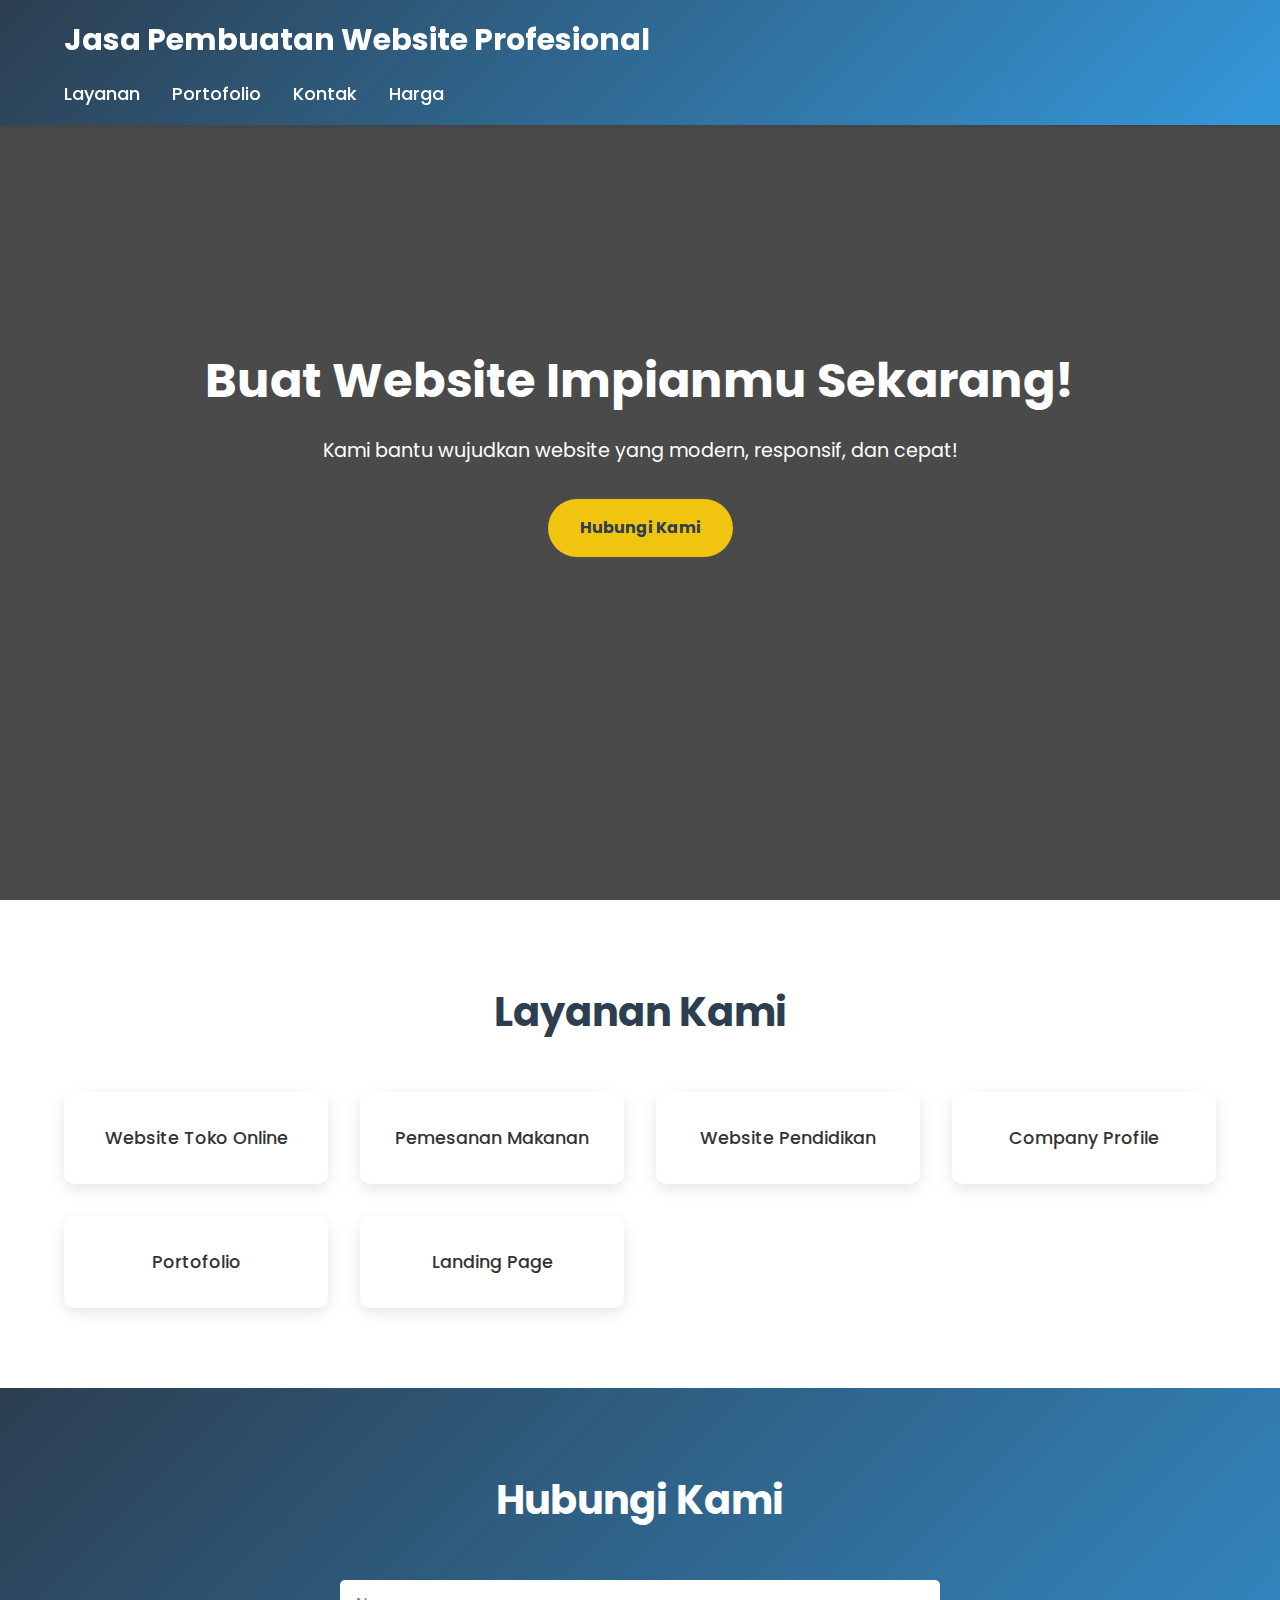
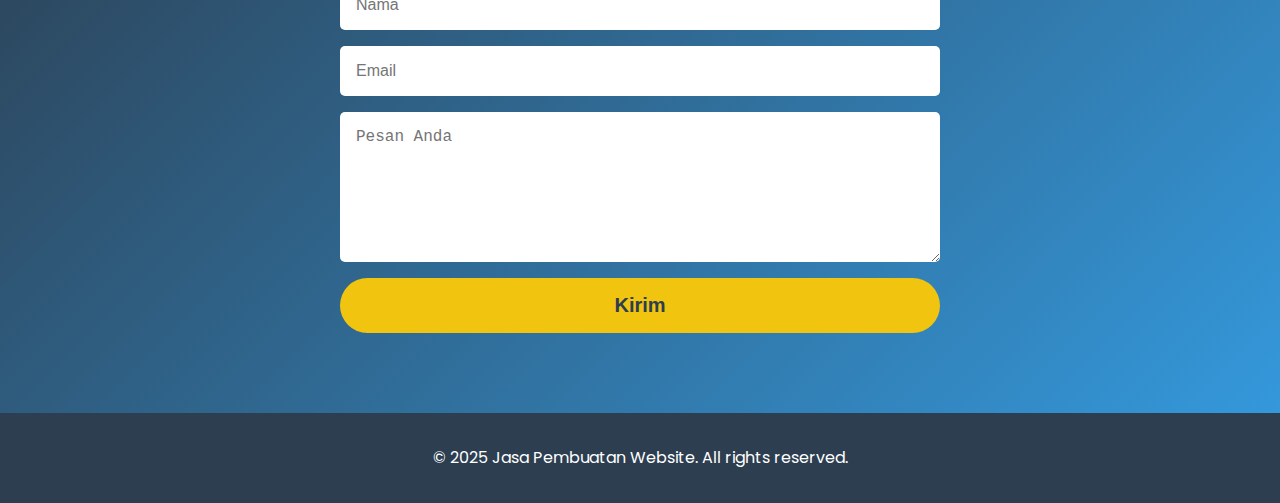
<file: index.html>
<!DOCTYPE html>
<html lang="id">
<head>
  <meta charset="UTF-8" />
  <meta name="viewport" content="width=device-width, initial-scale=1.0" />
  <meta name="google-site-verification" content="googlef7935bbdefcbca4c.html" />
  <title>Jasa Pembuatan Website</title>
  <link rel="preconnect" href="https://fonts.googleapis.com">
  <link rel="preconnect" href="https://fonts.gstatic.com" crossorigin>
  <link href="https://fonts.googleapis.com/css2?family=Poppins:wght@400;500;600;700&display=swap" rel="stylesheet">
  <link rel="stylesheet" href="style.css" />
</head>
<body>
  <header>
    <h1>Jasa Pembuatan Website Profesional</h1>
    <nav>
      <a href="layanan.html">Layanan</a>
      <a href="portofolio.html">Portofolio</a>
      <a href="#kontak">Kontak</a>
      <a href="harga.html">Harga</a>
    </nav>
  </header>

  <section class="hero">
    <h2>Buat Website Impianmu Sekarang!</h2>
    <p>Kami bantu wujudkan website yang modern, responsif, dan cepat!</p>
    <a href="#kontak" class="btn">Hubungi Kami</a>
  </section>

  <section id="layanan">
    <h2>Layanan Kami</h2>
    <ul>
      <li>Website Toko Online</li>
      <li>Pemesanan Makanan</li>
      <li>Website Pendidikan</li>
      <li>Company Profile</li>
      <li>Portofolio</li>
      <li>Landing Page</li>
    </ul>
  </section>
  
  <section id="kontak">
    <h2>Hubungi Kami</h2>
    <form id="whatsapp-form">
        <input type="text" id="nama" placeholder="Nama" required />
        <input type="email" id="email" placeholder="Email" required />
        <textarea id="pesan" placeholder="Pesan Anda" required></textarea>
        <button type="submit">Kirim</button>
      </form>
      
  </section>

  <footer>
    <p>© 2025 Jasa Pembuatan Website. All rights reserved.</p>
  </footer>
</body>
<script src="script.js"></script>
</html>
</file>
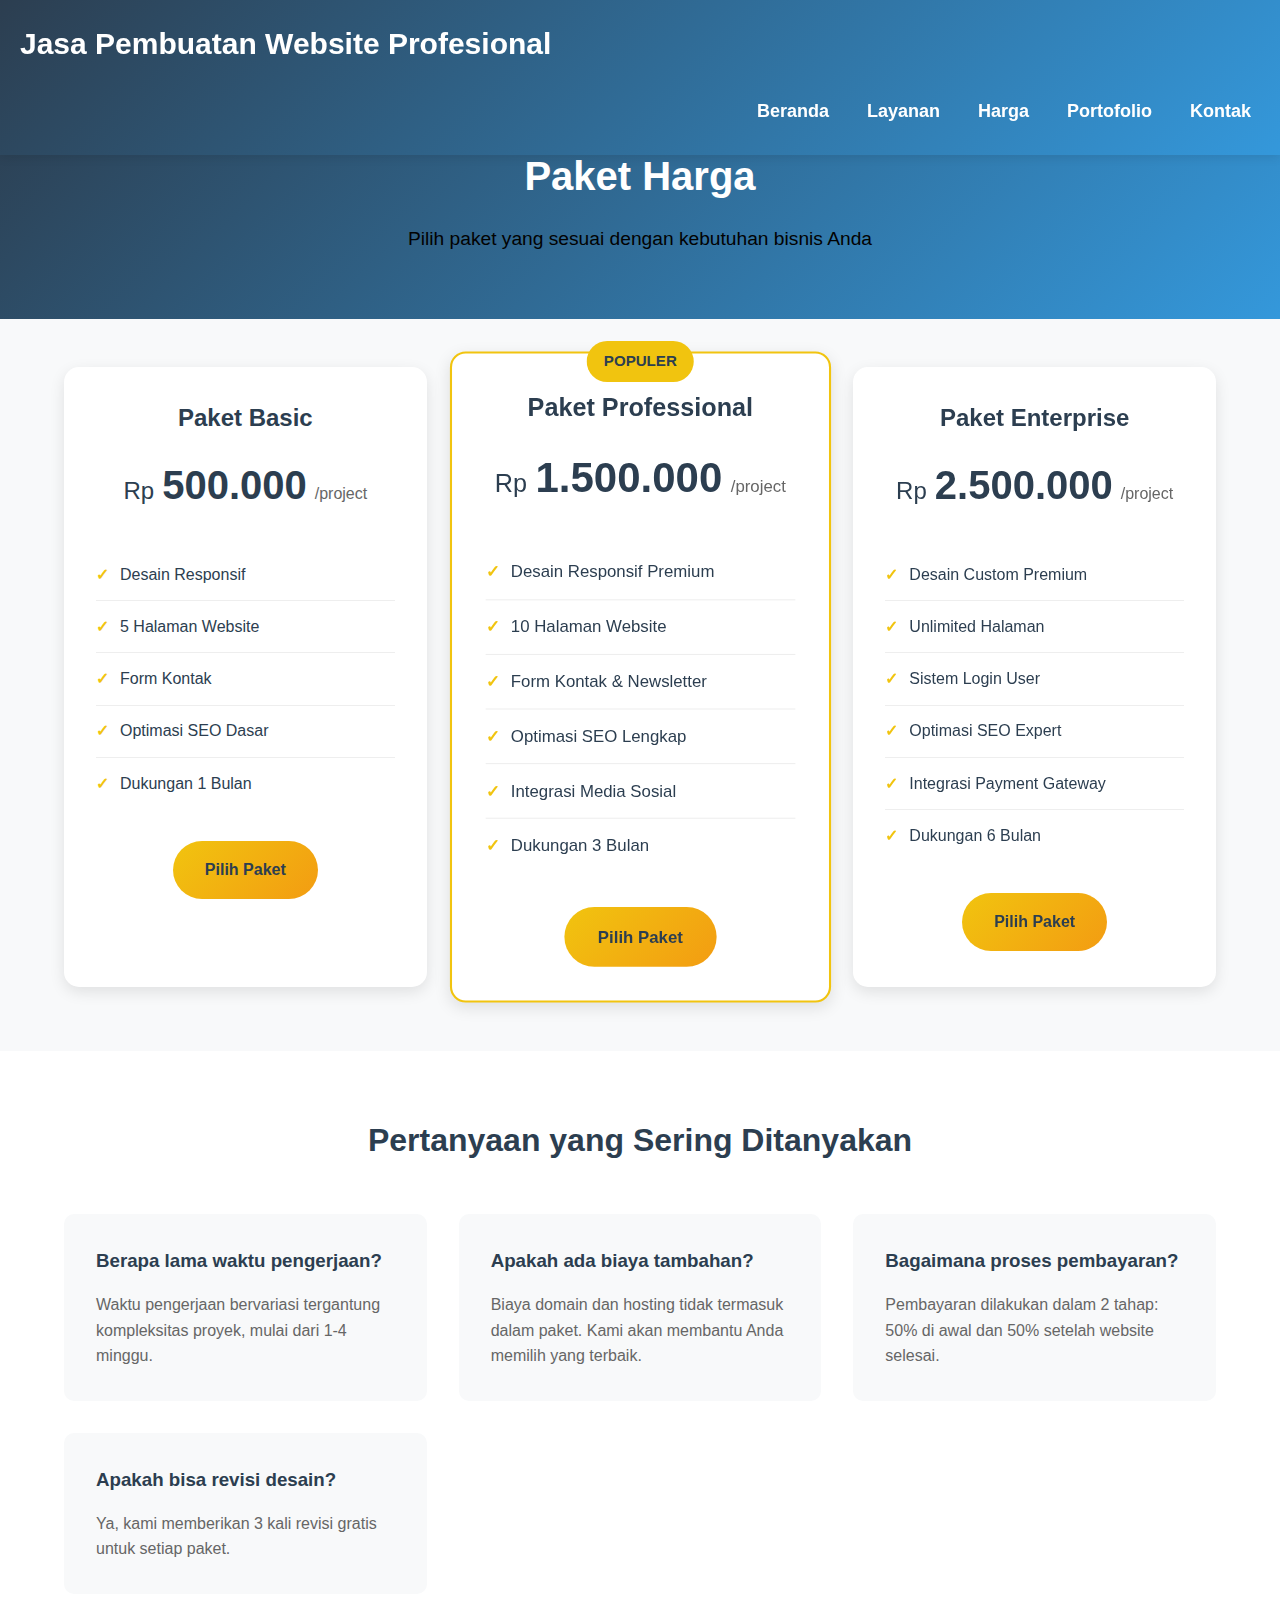
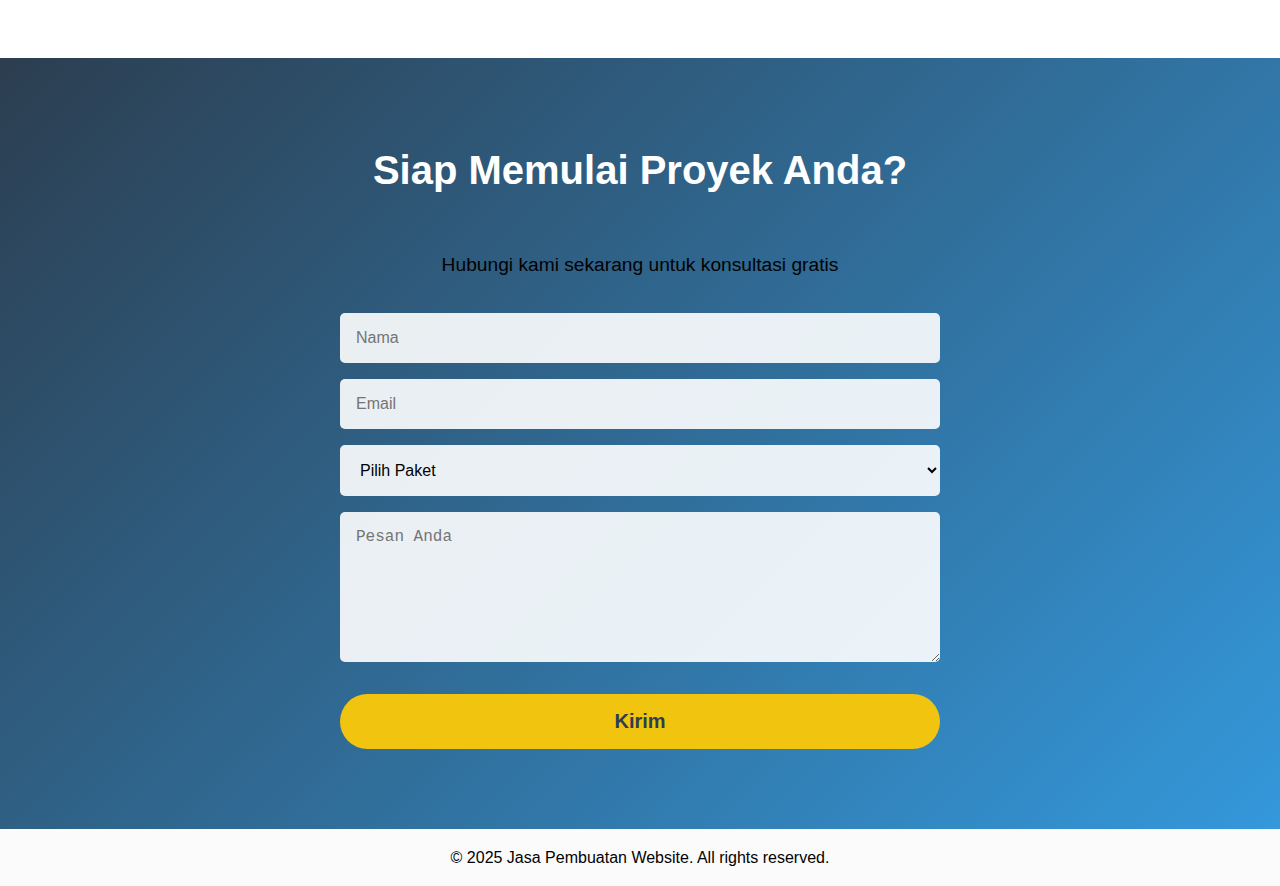
<file: harga.html>
<!DOCTYPE html>
<html lang="id">
<head>
  <meta charset="UTF-8" />
  <meta name="viewport" content="width=device-width, initial-scale=1.0" />
  <title>Harga - Jasa Pembuatan Website</title>
  <link rel="preconnect" href="https://fonts.googleapis.com">
  <link rel="preconnect" href="https://fonts.gstatic.com" crossorigin>
  <link href="https://fonts.googleapis.com/css2?family=Poppins:wght@400;500;600;700&display=swap" rel="stylesheet">
  <link rel="stylesheet" href="style.css" />
  <link rel="stylesheet" href="harga.css" />
</head>
<body>
  <header>
    <h1>Jasa Pembuatan Website Profesional</h1>
    <nav>
      <a href="index.html">Beranda</a>
      <a href="layanan.html">Layanan</a>
      <a href="harga.html">Harga</a>
      <a href="portofolio.html">Portofolio</a>
      <a href="#kontak">Kontak</a>
    </nav>
  </header>

  <main class="harga-container">
    <section class="harga-hero">
      <h2>Paket Harga</h2>
      <p>Pilih paket yang sesuai dengan kebutuhan bisnis Anda</p>
    </section>

    <section class="harga-grid">
      <div class="harga-card">
        <div class="harga-header">
          <h3>Paket Basic</h3>
          <div class="harga">
            <span class="currency">Rp</span>
            <span class="amount">500.000</span>
            <span class="period">/project</span>
          </div>
        </div>
        <ul class="harga-features">
          <li>Desain Responsif</li>
          <li>5 Halaman Website</li>
          <li>Form Kontak</li>
          <li>Optimasi SEO Dasar</li>
          <li>Dukungan 1 Bulan</li>
        </ul>
        <a href="#kontak" class="harga-btn">Pilih Paket</a>
      </div>

      <div class="harga-card featured">
        <div class="harga-header">
          <h3>Paket Professional</h3>
          <div class="harga">
            <span class="currency">Rp</span>
            <span class="amount">1.500.000</span>
            <span class="period">/project</span>
          </div>
        </div>
        <ul class="harga-features">
          <li>Desain Responsif Premium</li>
          <li>10 Halaman Website</li>
          <li>Form Kontak & Newsletter</li>
          <li>Optimasi SEO Lengkap</li>
          <li>Integrasi Media Sosial</li>
          <li>Dukungan 3 Bulan</li>
        </ul>
        <a href="#kontak" class="harga-btn">Pilih Paket</a>
      </div>

      <div class="harga-card">
        <div class="harga-header">
          <h3>Paket Enterprise</h3>
          <div class="harga">
            <span class="currency">Rp</span>
            <span class="amount">2.500.000</span>
            <span class="period">/project</span>
          </div>
        </div>
        <ul class="harga-features">
          <li>Desain Custom Premium</li>
          <li>Unlimited Halaman</li>
          <li>Sistem Login User</li>
          <li>Optimasi SEO Expert</li>
          <li>Integrasi Payment Gateway</li>
          <li>Dukungan 6 Bulan</li>
        </ul>
        <a href="#kontak" class="harga-btn">Pilih Paket</a>
      </div>
    </section>

    <section class="harga-faq">
      <h2>Pertanyaan yang Sering Ditanyakan</h2>
      <div class="faq-grid">
        <div class="faq-item">
          <h3>Berapa lama waktu pengerjaan?</h3>
          <p>Waktu pengerjaan bervariasi tergantung kompleksitas proyek, mulai dari 1-4 minggu.</p>
        </div>
        <div class="faq-item">
          <h3>Apakah ada biaya tambahan?</h3>
          <p>Biaya domain dan hosting tidak termasuk dalam paket. Kami akan membantu Anda memilih yang terbaik.</p>
        </div>
        <div class="faq-item">
          <h3>Bagaimana proses pembayaran?</h3>
          <p>Pembayaran dilakukan dalam 2 tahap: 50% di awal dan 50% setelah website selesai.</p>
        </div>
        <div class="faq-item">
          <h3>Apakah bisa revisi desain?</h3>
          <p>Ya, kami memberikan 3 kali revisi gratis untuk setiap paket.</p>
        </div>
      </div>
    </section>

    <section id="kontak" class="harga-contact">
      <h2>Siap Memulai Proyek Anda?</h2>
      <p>Hubungi kami sekarang untuk konsultasi gratis</p>
      <form id="whatsapp-form">
        <input type="text" id="nama" placeholder="Nama" required />
        <input type="email" id="email" placeholder="Email" required />
        <select id="paket" required>
          <option value="">Pilih Paket</option>
          <option value="basic">Paket Basic</option>
          <option value="professional">Paket Professional</option>
          <option value="enterprise">Paket Enterprise</option>
        </select>
        <textarea id="pesan" placeholder="Pesan Anda" required></textarea>
        <button type="submit">Kirim</button>
      </form>
    </section>
  </main>

  <footer>
    <p>© 2025 Jasa Pembuatan Website. All rights reserved.</p>
  </footer>

  <script src="script.js"></script>
</body>
</html>
</file>
<file: harga.css>
body {
    font-family: sans-serif;
    margin: 0;
    padding: 0;
    background: #fff;
    color: #333;
  }
  
  header {
    background-color: #007bff;
    padding: 1em;
    color: white;
    font-size: 20px;
  }
  
  nav {
    display: flex;
    justify-content: flex-end;
    gap: 1em;
    margin-top: 1em;   
    font-weight: bold;
    font-size: 20px;
  }
  nav a {
    color: white;
    text-decoration: none;
    padding: 0.5em;
    transition: background-color 0.3s, color 0.3s;
     border-radius: 5px;
     font-weight: bold;
  }
  nav a:hover {
    background-color: white;
    color: #0645ce;
  }
  
  section {
    padding: 2em;
  }
  
  .pricing-table {
    display: grid;
    grid-template-columns: 1fr;
    gap: 1.5em;
  }
  
  .pricing-card {
    background-color: #f4f4f4;
    padding: 1.5em;
    border-radius: 10px;
    text-align: center;
    box-shadow: 0 2px 8px rgba(0, 0, 0, 0.1);
    transition: transform 0.3s ease, box-shadow 0.3s ease;
  }
  
  .pricing-card:hover {
    transform: translateY(-8px);
    box-shadow: 0 12px 24px rgba(0, 0, 0, 0.2);
  }
  
  
  .pricing-card .price {
    font-size: 1.5em;
    color: #0322cf;
    margin: 0.5em 0;
  }
  
  .btn-whatsapp {
    display: inline-block;
    background-color: #0502aa;
    color: white;
    padding: 0.7em 1.2em;
    border-radius: 6px;
    text-decoration: none;
    margin-top: 1em;
  }
  
  footer {
    text-align: center;
    padding: 1em;
    background: #fcfbfb;
  }
  p{
    color: #020202;
  }
  
  @media (min-width: 768px) {
    .pricing-table {
      grid-template-columns: repeat(3, 1fr);
    }
  }
  
  /* Pricing Page Styles */
  .harga-container {
    padding-top: 80px;
    background-color: #f8f9fa;
  }
  
  .harga-hero {
    background: linear-gradient(135deg, #2c3e50, #3498db);
    color: white;
    text-align: center;
    padding: 4rem 2rem;
    margin-bottom: 3rem;
  }
  
  .harga-hero h2 {
    font-size: 2.5rem;
    margin-bottom: 1rem;
    animation: fadeInUp 1s ease;
  }
  
  .harga-hero p {
    font-size: 1.2rem;
    max-width: 600px;
    margin: 0 auto;
    animation: fadeInUp 1s ease 0.3s;
  }
  
  .harga-grid {
    display: grid;
    grid-template-columns: repeat(auto-fit, minmax(300px, 1fr));
    gap: 2rem;
    padding: 0 5%;
    margin-bottom: 4rem;
  }
  
  .harga-card {
    background: white;
    border-radius: 15px;
    padding: 2rem;
    box-shadow: 0 5px 15px rgba(0, 0, 0, 0.1);
    transition: transform 0.3s ease, box-shadow 0.3s ease;
    text-align: center;
    position: relative;
  }
  
  .harga-card.featured {
    transform: scale(1.05);
    border: 2px solid #f1c40f;
  }
  
  .harga-card.featured::before {
    content: "POPULER";
    position: absolute;
    top: -12px;
    left: 50%;
    transform: translateX(-50%);
    background: #f1c40f;
    color: #2c3e50;
    padding: 0.5rem 1rem;
    border-radius: 20px;
    font-weight: bold;
    font-size: 0.9rem;
  }
  
  .harga-header {
    margin-bottom: 2rem;
  }
  
  .harga-header h3 {
    color: #2c3e50;
    font-size: 1.5rem;
    margin-bottom: 1rem;
  }
  
  .harga {
    display: flex;
    align-items: baseline;
    justify-content: center;
    gap: 0.5rem;
  }
  
  .currency {
    font-size: 1.5rem;
    color: #2c3e50;
  }
  
  .amount {
    font-size: 2.5rem;
    font-weight: bold;
    color: #2c3e50;
  }
  
  .period {
    color: #666;
    font-size: 1rem;
  }
  
  .harga-features {
    list-style: none;
    padding: 0;
    margin: 0 0 2rem 0;
    text-align: left;
  }
  
  .harga-features li {
    padding: 0.8rem 0;
    color: #2c3e50;
    position: relative;
    padding-left: 1.5rem;
    border-bottom: 1px solid #eee;
  }
  
  .harga-features li:last-child {
    border-bottom: none;
  }
  
  .harga-features li:before {
    content: "✓";
    color: #f1c40f;
    position: absolute;
    left: 0;
    font-weight: bold;
  }
  
  .harga-btn {
    display: inline-block;
    padding: 1rem 2rem;
    background: linear-gradient(135deg, #f1c40f, #f39c12);
    color: #2c3e50;
    text-decoration: none;
    border-radius: 50px;
    font-weight: bold;
    transition: transform 0.3s ease, box-shadow 0.3s ease;
  }
  
  .harga-btn:hover {
    transform: translateY(-3px);
    box-shadow: 0 5px 15px rgba(0, 0, 0, 0.2);
  }
  
  .harga-faq {
    padding: 4rem 5%;
    background: white;
  }
  
  .harga-faq h2 {
    text-align: center;
    color: #2c3e50;
    font-size: 2rem;
    margin-bottom: 3rem;
  }
  
  .faq-grid {
    display: grid;
    grid-template-columns: repeat(auto-fit, minmax(300px, 1fr));
    gap: 2rem;
  }
  
  .faq-item {
    background: #f8f9fa;
    padding: 2rem;
    border-radius: 10px;
    transition: transform 0.3s ease;
  }
  
  .faq-item:hover {
    transform: translateY(-5px);
  }
  
  .faq-item h3 {
    color: #2c3e50;
    margin-bottom: 1rem;
  }
  
  .faq-item p {
    color: #666;
    line-height: 1.6;
  }
  
  .harga-contact {
    background: linear-gradient(135deg, #2c3e50, #3498db);
    color: white;
    padding: 4rem 5%;
    text-align: center;
  }
  
  .harga-contact h2 {
    font-size: 2.5rem;
    margin-bottom: 1rem;
  }
  
  .harga-contact p {
    font-size: 1.2rem;
    margin-bottom: 2rem;
    max-width: 600px;
    margin-left: auto;
    margin-right: auto;
  }
  
  #whatsapp-form {
    max-width: 600px;
    margin: 0 auto;
    display: flex;
    flex-direction: column;
    gap: 1rem;
  }
  
  #whatsapp-form input,
  #whatsapp-form select,
  #whatsapp-form textarea {
    padding: 1rem;
    border: none;
    border-radius: 5px;
    font-size: 1rem;
    background-color: rgba(255, 255, 255, 0.9);
  }
  
  #whatsapp-form textarea {
    height: 150px;
    resize: vertical;
  }
  
  #whatsapp-form button {
    padding: 1rem 2rem;
    background-color: #f1c40f;
    color: #2c3e50;
    border: none;
    border-radius: 50px;
    font-weight: bold;
    cursor: pointer;
    transition: transform 0.3s ease;
    margin-top: 1rem;
  }
  
  #whatsapp-form button:hover {
    transform: translateY(-3px);
    box-shadow: 0 5px 15px rgba(0, 0, 0, 0.2);
  }
  
  /* Responsive Design */
  @media (max-width: 768px) {
    .harga-hero {
      padding: 3rem 1rem;
    }
    
    .harga-hero h2 {
      font-size: 2rem;
    }
    
    .harga-grid {
      grid-template-columns: 1fr;
      padding: 0 1rem;
    }
    
    .harga-card.featured {
      transform: none;
    }
    
    .faq-grid {
      grid-template-columns: 1fr;
    }
    
    .harga-contact {
      padding: 3rem 1rem;
    }
  }
</file>
<file: style.css>
/* Reset and Base Styles */
* {
  margin: 0;
  padding: 0;
  box-sizing: border-box;
}

body {
  font-family: 'Poppins', sans-serif;
  line-height: 1.6;
  color: #333;
  background-color: #f8f9fa;
}

/* Header Styles */
header {
  background: linear-gradient(135deg, #2c3e50, #3498db);
  color: white;
  padding: 1rem 5%;
  position: fixed;
  width: 100%;
  top: 0;
  z-index: 1000;
  box-shadow: 0 2px 10px rgba(0, 0, 0, 0.1);
}

header h1 {
  font-size: 30px;
  margin-bottom: 1rem;
}

nav {
  display: flex;
  gap: 2rem;
}

nav a {
  color: white;
  text-decoration: none;
  font-weight: 500;
  transition: color 0.3s ease;
  font-size: 18px;
}

nav a:hover {
  color: #f1c40f;
}

/* Hero Section */
.hero {
  background: linear-gradient(rgba(0, 0, 0, 0.7), rgba(0, 0, 0, 0.7)),
              url('https://images.unsplash.com/photo-1498050108023-c5249f4df085?ixlib=rb-1.2.1&auto=format&fit=crop&w=1350&q=80');
  background-size: cover;
  background-position: center;
  height: 100vh;
  display: flex;
  flex-direction: column;
  justify-content: center;
  align-items: center;
  text-align: center;
  color: white;
  padding: 0 5%;
}

.hero h2 {
  font-size: 3rem;
  margin-bottom: 1rem;
  animation: fadeInUp 1s ease;
}

.hero p {
  font-size: 1.2rem;
  margin-bottom: 2rem;
  animation: fadeInUp 1s ease 0.3s;
}

.btn {
  display: inline-block;
  padding: 1rem 2rem;
  background-color: #f1c40f;
  color: #2c3e50;
  text-decoration: none;
  border-radius: 50px;
  font-weight: bold;
  transition: transform 0.3s ease, box-shadow 0.3s ease;
  animation: fadeInUp 1s ease 0.6s;
}

.btn:hover {
  transform: translateY(-3px);
  box-shadow: 0 5px 15px rgba(0, 0, 0, 0.3);
}

/* Services Section */
#layanan {
  padding: 5rem 5%;
  background-color: white;
}

#layanan h2 {
  text-align: center;
  font-size: 2.5rem;
  margin-bottom: 3rem;
  color: #2c3e50;
}

#layanan ul {
  display: grid;
  grid-template-columns: repeat(auto-fit, minmax(250px, 1fr));
  gap: 2rem;
  list-style: none;
}

#layanan li {
  background: white;
  padding: 2rem;
  border-radius: 10px;
  box-shadow: 0 5px 15px rgba(0, 0, 0, 0.1);
  transition: transform 0.3s ease;
  text-align: center;
  font-size: 1.1rem;
  font-weight: 500;
}

#layanan li:hover {
  transform: translateY(-5px);
}

/* Contact Section */
#kontak {
  padding: 5rem 5%;
  background: linear-gradient(135deg, #2c3e50, #3498db);
  color: white;
}

#kontak h2 {
  text-align: center;
  font-size: 2.5rem;
  margin-bottom: 3rem;
}

#whatsapp-form {
  max-width: 600px;
  margin: 0 auto;
  display: flex;
  flex-direction: column;
  gap: 1rem;
}

#whatsapp-form input,
#whatsapp-form textarea {
  padding: 1rem;
  border: none;
  border-radius: 5px;
  font-size: 1rem;
}

#whatsapp-form textarea {
  height: 150px;
  resize: vertical;
}

#whatsapp-form button {
  padding: 1rem 2rem;
  background-color: #f1c40f;
  color: #2c3e50;
  border: none;
  border-radius: 50px;
  font-weight: bold;
  font-size: 20px;
  cursor: pointer;
  transition: transform 0.3s ease;
}

#whatsapp-form button:hover {
  transform: translateY(-3px);
}

/* Footer */
footer {
  background-color: #2c3e50;
  color: white;
  text-align: center;
  padding: 2rem;
}

/* Animations */
@keyframes fadeInUp {
  from {
    opacity: 0;
    transform: translateY(20px);
  }
  to {
    opacity: 1;
    transform: translateY(0);
  }
}

/* Responsive Design */
@media (max-width: 768px) {
  header {
    padding: 1rem;
  }
  
  nav {
    flex-direction: column;
    gap: 1rem;
  }
  
  .hero h2 {
    font-size: 2rem;
  }
  
  .hero p {
    font-size: 1rem;
  }
  
  #layanan ul {
    grid-template-columns: 1fr;
  }
}
</file>
